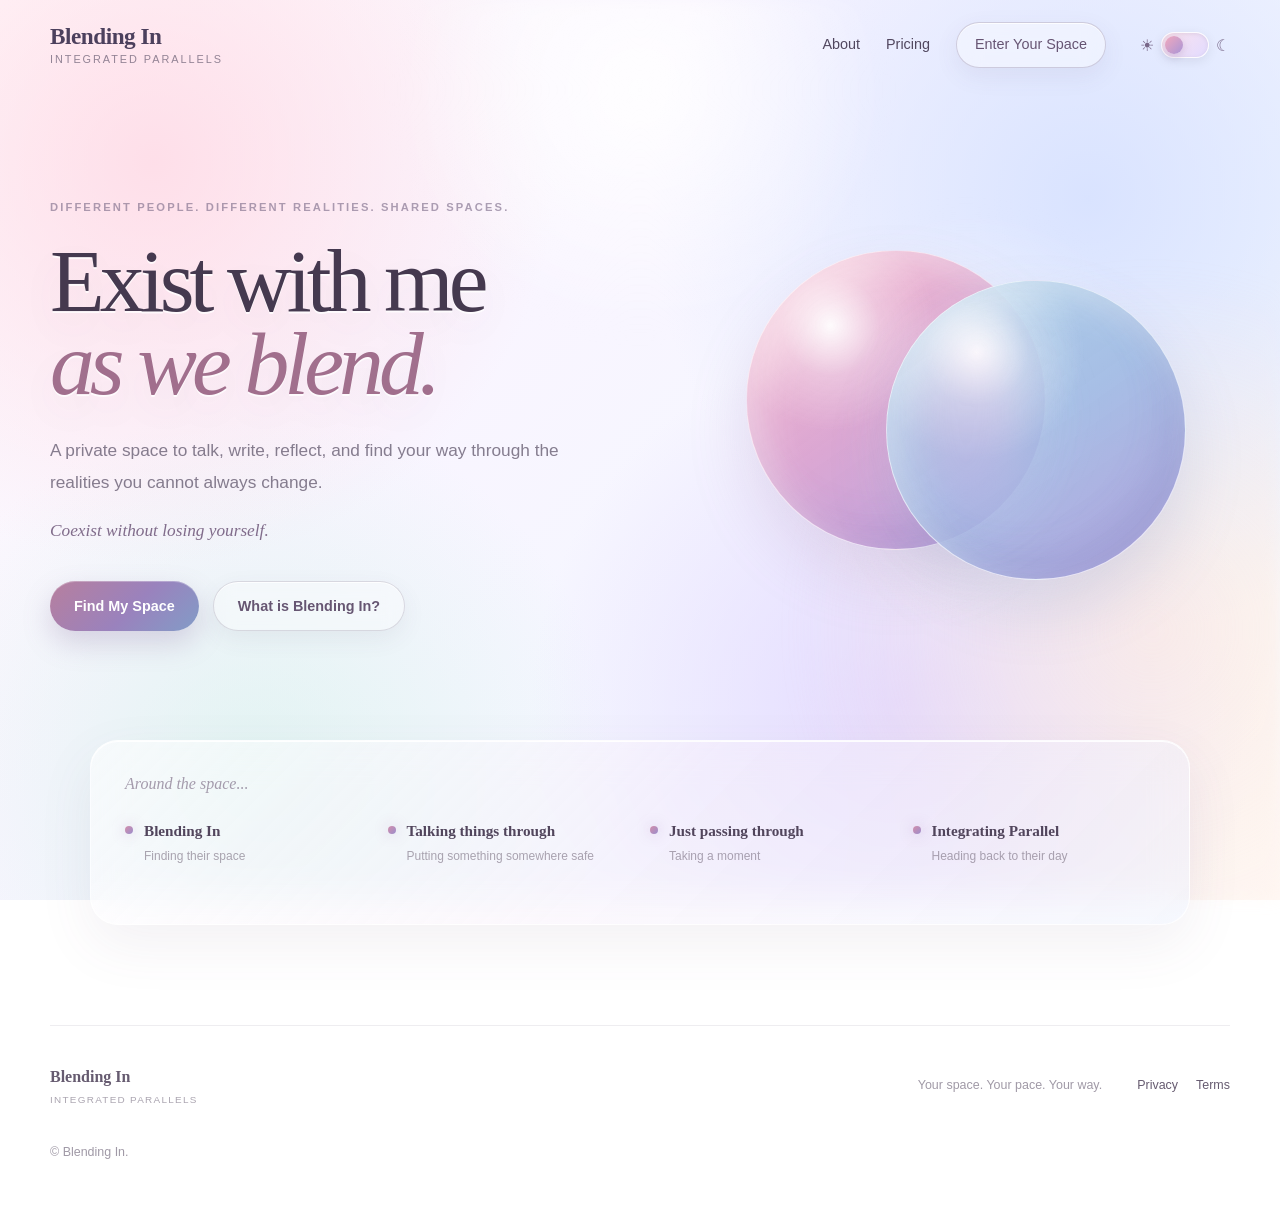
<file: index.html>
<!DOCTYPE html>
<html lang="en">
<head>
    <meta charset="UTF-8">
    <meta name="viewport" content="width=device-width, initial-scale=1.0">

    <title>Blending In | Integrated Parallels</title>

    <meta
        name="description"
        content="A private space to talk, reflect, write, and coexist without losing yourself."
    >

    <link rel="stylesheet" href="css/main.css">
    <link rel="stylesheet" href="css/light.css">
    <link rel="stylesheet" href="css/gothic.css">
</head>

<body data-theme="light">

    <!-- =========================
         HEADER
    ========================== -->
    <header class="site-header">

        <a href="index.html" class="brand">
            <span class="brand-name">Blending In</span>
            <span class="brand-subtitle">Integrated Parallels</span>
        </a>

        <nav class="main-nav" aria-label="Main navigation">
            <a href="about.html">About</a>
            <a href="pricing.html">Pricing</a>

            <a href="app/index.html" class="nav-app">
                Enter Your Space
            </a>
        </nav>

        <!-- Light / Gothic Theme Switch -->
        <button
            id="themeToggle"
            class="theme-toggle"
            type="button"
            aria-label="Switch between light and gothic themes"
        >
            <span class="sun">☀</span>
            <span class="toggle-track">
                <span class="toggle-circle"></span>
            </span>
            <span class="moon">☾</span>
        </button>

    </header>


    <!-- =========================
         HERO
    ========================== -->
    <main>

        <section class="hero">

            <div class="hero-content">

                <p class="eyebrow">
                    DIFFERENT PEOPLE. DIFFERENT REALITIES. SHARED SPACES.
                </p>

                <h1>
                    Exist with me<br>
                    <span>as we blend.</span>
                </h1>

                <p class="hero-copy">
                    A private space to talk, write, reflect, and find your
                    way through the realities you cannot always change.
                </p>

                <p class="hero-philosophy">
                    Coexist without losing yourself.
                </p>

                <div class="hero-actions">

                    <a href="app/index.html" class="primary-button">
                        Find My Space
                    </a>

                    <a href="about.html" class="secondary-button">
                        What is Blending In?
                    </a>

                </div>

            </div>


            <!-- Visual world placeholder -->
            <div class="hero-world" aria-hidden="true">

                <div class="parallel-orb orb-one"></div>
                <div class="parallel-orb orb-two"></div>

                <div class="shared-space"></div>

            </div>

        </section>


        <!-- =========================
             AMBIENT COMMUNITY
        ========================== -->

        <section class="ambient-space">

            <p class="ambient-heading">
                Around the space...
            </p>

            <div class="ambient-status">

                <div class="status-item">
                    <span class="status-dot"></span>

                    <div>
                        <strong>Blending In</strong>
                        <span>Finding their space</span>
                    </div>
                </div>

                <div class="status-item">
                    <span class="status-dot"></span>

                    <div>
                        <strong>Talking things through</strong>
                        <span>Putting something somewhere safe</span>
                    </div>
                </div>

                <div class="status-item">
                    <span class="status-dot"></span>

                    <div>
                        <strong>Just passing through</strong>
                        <span>Taking a moment</span>
                    </div>
                </div>

                <div class="status-item">
                    <span class="status-dot"></span>

                    <div>
                        <strong>Integrating Parallel</strong>
                        <span>Heading back to their day</span>
                    </div>
                </div>

            </div>

        </section>

    </main>


    <!-- =========================
         FOOTER
    ========================== -->

    <footer class="site-footer">

        <div>
            <strong>Blending In</strong>
            <span>Integrated Parallels</span>
        </div>

        <p>
            Your space. Your pace. Your way.
        </p>

        <nav aria-label="Footer navigation">
            <a href="privacy.html">Privacy</a>
            <a href="terms.html">Terms</a>
        </nav>

        <p class="copyright">
            &copy; <span id="year"></span> Blending In.
        </p>

    </footer>


    <script src="js/theme.js"></script>
    <script src="js/main.js"></script>

</body>
</html>
</file>
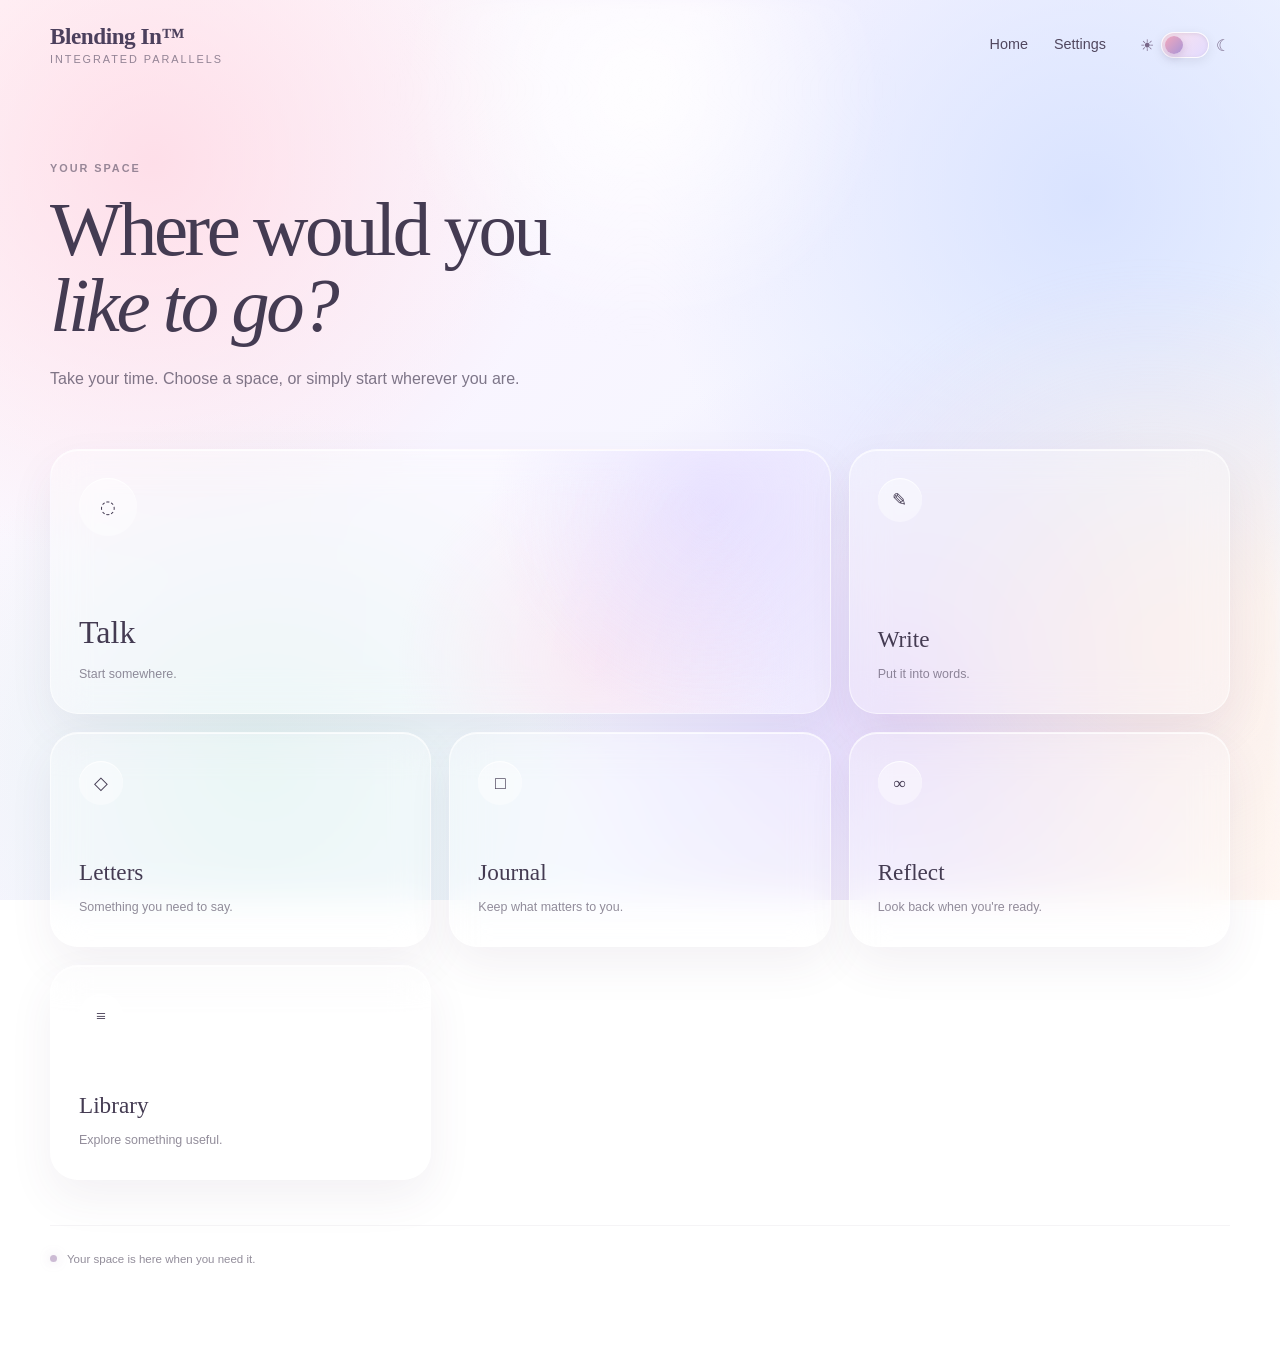
<file: app/index.html>
<!DOCTYPE html>
<html lang="en">
<head>
    <meta charset="UTF-8">

    <meta name="viewport"
          content="width=device-width, initial-scale=1.0">

    <meta name="description"
          content="Your private space within Blending In.">

    <title>Your Space | Blending In</title>

    <!-- Shared website styles -->
    <link rel="stylesheet" href="../css/main.css">
    <link rel="stylesheet" href="../css/light.css">
    <link rel="stylesheet" href="../css/gothic.css">

    <style>

        /* =====================================================
           YOUR SPACE
           Interior dashboard
           ===================================================== */

        .space-shell {
            width: min(1180px, calc(100% - 40px));
            min-height: calc(100vh - 90px);
            margin: 0 auto;
            padding: 70px 0 80px;
        }

        .space-intro {
            max-width: 650px;
            margin-bottom: 55px;
        }

        .space-kicker {
            margin-bottom: 15px;

            font-size: .68rem;
            font-weight: 700;
            letter-spacing: .18em;
            text-transform: uppercase;

            opacity: .55;
        }

        .space-intro h1 {
            font-family: Georgia, "Times New Roman", serif;
            font-size: clamp(3rem, 6vw, 5.5rem);
            font-weight: 400;
            line-height: .98;
            letter-spacing: -.045em;
        }

        .space-intro h1 span {
            font-style: italic;
        }

        .space-intro p {
            max-width: 520px;
            margin-top: 22px;

            font-size: 1rem;
            line-height: 1.8;

            opacity: .68;
        }


        /* ---------- WORKSPACE ---------- */

        .space-grid {
            display: grid;
            grid-template-columns: repeat(3, 1fr);
            gap: 18px;
        }

        .space-card {
            min-height: 215px;
            padding: 28px;

            display: flex;
            flex-direction: column;

            position: relative;
            overflow: hidden;

            border-radius: 28px;
            border: 1px solid rgba(255,255,255,.55);

            background: rgba(255,255,255,.28);

            box-shadow:
                inset 0 1px 0 rgba(255,255,255,.75),
                0 18px 45px rgba(80,60,100,.07);

            backdrop-filter: blur(18px);

            transition:
                transform .25s ease,
                box-shadow .25s ease,
                background .25s ease;
        }

        .space-card:hover {
            transform: translateY(-4px);

            box-shadow:
                inset 0 1px 0 rgba(255,255,255,.85),
                0 24px 55px rgba(80,60,100,.12);
        }

        .card-symbol {
            width: 44px;
            height: 44px;

            display: grid;
            place-items: center;

            margin-bottom: auto;

            border-radius: 50%;

            font-family: Georgia, serif;
            font-size: 1.1rem;

            background: rgba(255,255,255,.40);

            box-shadow:
                inset 0 1px 0 rgba(255,255,255,.80);
        }

        .space-card h2 {
            margin-top: 28px;

            font-family: Georgia, "Times New Roman", serif;
            font-size: 1.45rem;
            font-weight: 500;
        }

        .space-card p {
            margin-top: 7px;

            font-size: .78rem;
            line-height: 1.6;

            opacity: .58;
        }


        /* ---------- FEATURED TALK CARD ---------- */

        .space-card.talk {
            grid-column: span 2;

            min-height: 265px;

            background:
                radial-gradient(
                    circle at 85% 20%,
                    rgba(206,190,255,.35),
                    transparent 32%
                ),
                radial-gradient(
                    circle at 70% 80%,
                    rgba(255,199,219,.28),
                    transparent 34%
                ),
                rgba(255,255,255,.32);
        }

        .talk .card-symbol {
            width: 58px;
            height: 58px;
        }

        .talk h2 {
            font-size: 2rem;
        }


        /* ---------- QUIET STATUS ---------- */

        .space-presence {
            margin-top: 45px;
            padding-top: 24px;

            display: flex;
            align-items: center;
            gap: 10px;

            border-top: 1px solid rgba(90,70,105,.10);

            font-size: .72rem;

            opacity: .58;
        }

        .presence-dot {
            width: 7px;
            height: 7px;

            border-radius: 50%;

            background: #a78ab5;

            box-shadow:
                0 0 12px rgba(167,138,181,.55);

            animation: presencePulse 3s ease-in-out infinite;
        }

        @keyframes presencePulse {

            0%, 100% {
                opacity: .4;
                transform: scale(.85);
            }

            50% {
                opacity: 1;
                transform: scale(1.15);
            }
        }


        /* =====================================================
           GOTHIC INTERIOR
           ===================================================== */

        body[data-theme="gothic"] .space-card {
            background: rgba(255,255,255,.025);

            border-color: rgba(220,205,225,.08);

            box-shadow:
                inset 0 1px 0 rgba(255,255,255,.035),
                0 22px 55px rgba(0,0,0,.28);
        }

        body[data-theme="gothic"] .space-card:hover {
            background: rgba(255,255,255,.045);
        }

        body[data-theme="gothic"] .card-symbol {
            background: rgba(255,255,255,.045);

            box-shadow:
                inset 0 1px 0 rgba(255,255,255,.06);
        }

        body[data-theme="gothic"] .space-card.talk {
            background:
                radial-gradient(
                    circle at 85% 20%,
                    rgba(111,86,130,.22),
                    transparent 34%
                ),
                radial-gradient(
                    circle at 70% 80%,
                    rgba(67,73,98,.18),
                    transparent 36%
                ),
                rgba(255,255,255,.025);
        }

        body[data-theme="gothic"] .space-presence {
            border-color: rgba(220,205,225,.07);
        }


        /* ---------- RESPONSIVE ---------- */

        @media (max-width: 850px) {

            .space-grid {
                grid-template-columns: repeat(2, 1fr);
            }

            .space-card.talk {
                grid-column: span 2;
            }
        }


        @media (max-width: 560px) {

            .space-shell {
                width: min(100% - 28px, 1180px);
                padding-top: 45px;
            }

            .space-grid {
                grid-template-columns: 1fr;
            }

            .space-card,
            .space-card.talk {
                grid-column: span 1;
                min-height: 190px;
            }

            .space-intro {
                margin-bottom: 35px;
            }
        }

    </style>
</head>


<body data-theme="light">

<header class="site-header">

    <a href="../index.html" class="brand">
        <span class="brand-name">Blending In™</span>
        <span class="brand-subtitle">Integrated Parallels</span>
    </a>

    <nav class="main-nav">
        <a href="../index.html">Home</a>

        <a href="settings.html">
            Settings
        </a>
    </nav>

    <button
        class="theme-toggle"
        id="themeToggle"
        type="button"
        aria-label="Change appearance">

        <span>☀</span>

        <span class="toggle-track">
            <span class="toggle-circle"></span>
        </span>

        <span>☾</span>

    </button>

</header>


<main class="space-shell">

    <section class="space-intro">

        <div class="space-kicker">
            YOUR SPACE
        </div>

        <h1>
            Where would you<br>
            <span>like to go?</span>
        </h1>

        <p>
            Take your time. Choose a space,
            or simply start wherever you are.
        </p>

    </section>


    <section class="space-grid">


        <!-- TALK -->

        <a href="chat.html"
           class="space-card talk">

            <div class="card-symbol">◌</div>

            <h2>Talk</h2>

            <p>
                Start somewhere.
            </p>

        </a>


        <!-- WRITE -->

        <a href="letters.html"
           class="space-card">

            <div class="card-symbol">✎</div>

            <h2>Write</h2>

            <p>
                Put it into words.
            </p>

        </a>


        <!-- LETTERS -->

        <a href="letters.html"
           class="space-card">

            <div class="card-symbol">◇</div>

            <h2>Letters</h2>

            <p>
                Something you need to say.
            </p>

        </a>


        <!-- JOURNAL -->

        <a href="journal.html"
           class="space-card">

            <div class="card-symbol">□</div>

            <h2>Journal</h2>

            <p>
                Keep what matters to you.
            </p>

        </a>


        <!-- REFLECT -->

        <a href="#"
           class="space-card">

            <div class="card-symbol">∞</div>

            <h2>Reflect</h2>

            <p>
                Look back when you're ready.
            </p>

        </a>


        <!-- LIBRARY -->

        <a href="#"
           class="space-card">

            <div class="card-symbol">≡</div>

            <h2>Library</h2>

            <p>
                Explore something useful.
            </p>

        </a>

    </section>


    <div class="space-presence">

        <span class="presence-dot"></span>

        <span>
            Your space is here when you need it.
        </span>

    </div>

</main>


<script src="../js/theme.js"></script>

</body>
</html>
</file>
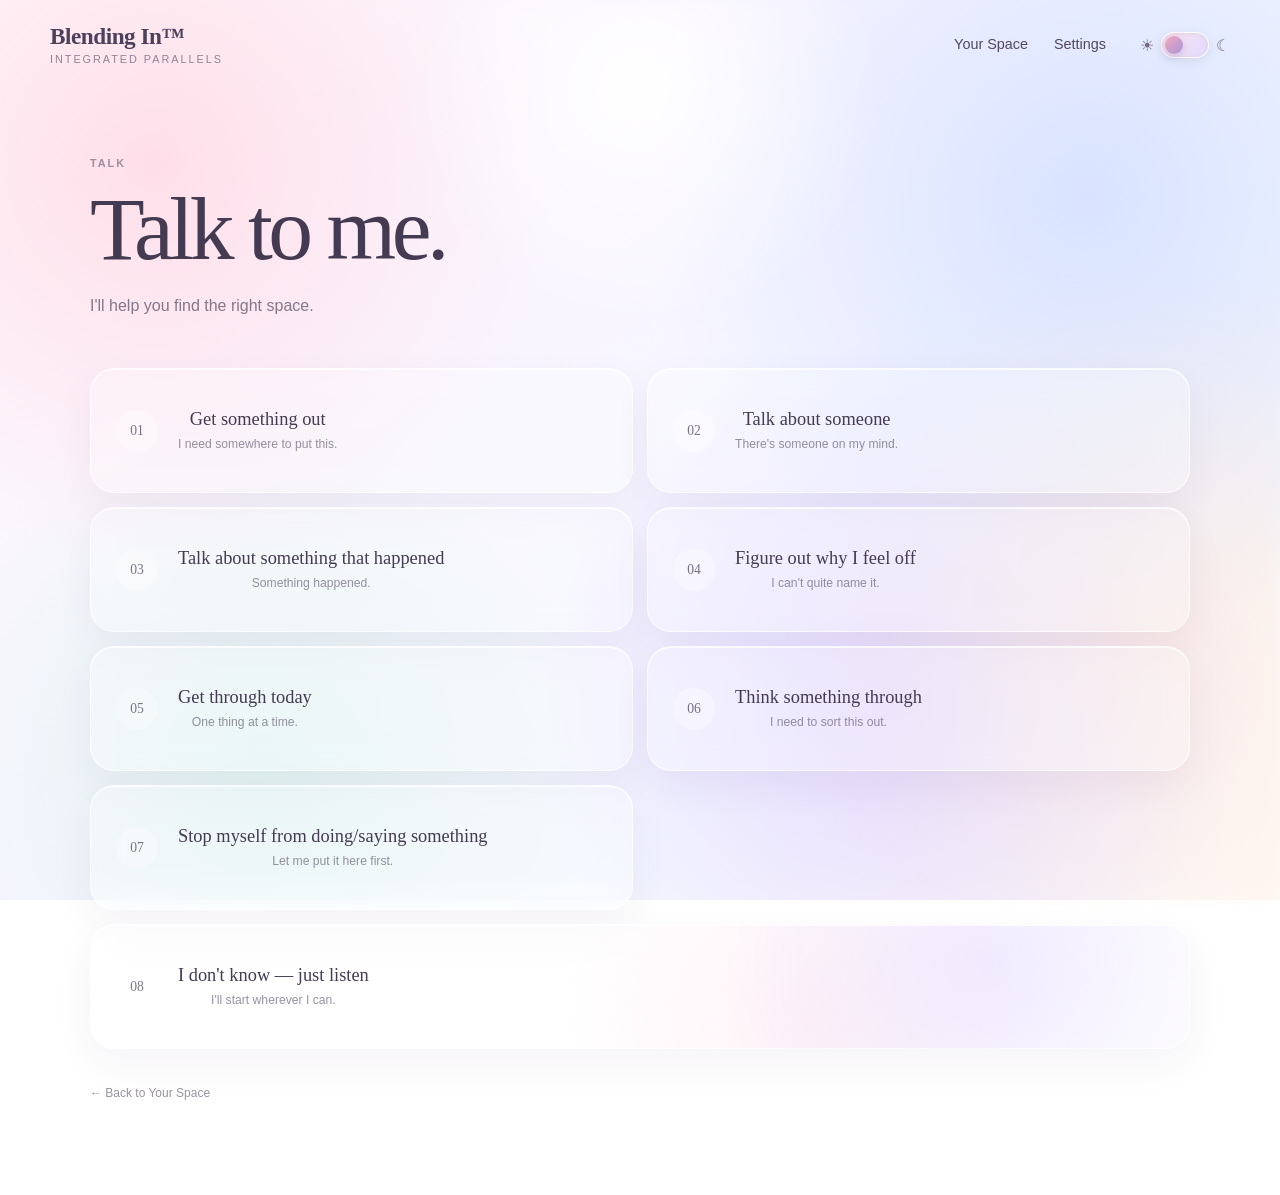
<file: app/chat.html>
<!DOCTYPE html>
<html lang="en">

<head>
    <meta charset="UTF-8">

    <meta name="viewport"
          content="width=device-width, initial-scale=1.0">

    <title>Talk | Blending In</title>

    <link rel="stylesheet" href="../css/main.css">
    <link rel="stylesheet" href="../css/light.css">
    <link rel="stylesheet" href="../css/gothic.css">


    <style>

        /* =====================================================
           TALK PAGE
           ===================================================== */
        [hidden] {
            display: none !important;
        }
        .talk-shell {
            width: min(1100px, calc(100% - 40px));
            margin: 0 auto;
            padding: 65px 0 90px;
        }


        /* ---------- INTRO ---------- */

        .talk-intro {
            max-width: 720px;
            margin-bottom: 48px;
        }

        .talk-kicker {
            margin-bottom: 14px;

            font-size: .68rem;
            font-weight: 700;
            letter-spacing: .18em;
            text-transform: uppercase;

            opacity: .5;
        }

        .talk-intro h1 {
            font-family: Georgia, "Times New Roman", serif;
            font-size: clamp(3.4rem, 7vw, 6rem);
            font-weight: 400;
            line-height: .95;
            letter-spacing: -.05em;
        }

        .talk-intro p {
            margin-top: 20px;

            font-size: 1rem;
            line-height: 1.8;

            opacity: .65;
        }


        /* =====================================================
           MAIN TALK CHOICES
           ===================================================== */

        .talk-paths {
            display: grid;
            grid-template-columns: repeat(2, 1fr);
            gap: 14px;
        }

        .talk-path {
            min-height: 125px;
            padding: 23px 25px;

            display: flex;
            align-items: center;
            gap: 20px;

            position: relative;

            border-radius: 24px;
            border: 1px solid rgba(255,255,255,.65);

            background: rgba(255,255,255,.28);

            color: inherit;

            box-shadow:
                inset 0 1px 0 rgba(255,255,255,.78),
                0 15px 38px rgba(79,59,98,.06);

            backdrop-filter: blur(15px);

            cursor: pointer;

            transition:
                transform .22s ease,
                box-shadow .22s ease,
                background .22s ease;
        }

        .talk-path:hover {
            transform: translateY(-3px);

            background: rgba(255,255,255,.44);

            box-shadow:
                inset 0 1px 0 rgba(255,255,255,.88),
                0 20px 45px rgba(79,59,98,.10);
        }


        /* ---------- NUMBER ---------- */

        .path-number {
            width: 42px;
            height: 42px;

            flex: 0 0 42px;

            display: grid;
            place-items: center;

            border-radius: 50%;

            font-family: Georgia, serif;
            font-size: .85rem;

            background: rgba(255,255,255,.42);

            opacity: .7;
        }


        /* ---------- CARD TEXT ---------- */

        .path-copy {
            display: flex;
            flex-direction: column;
        }

        .path-copy strong {
            font-family: Georgia, "Times New Roman", serif;
            font-size: 1.15rem;
            font-weight: 500;
        }

        .path-copy span {
            margin-top: 5px;

            font-size: .76rem;
            line-height: 1.5;

            opacity: .55;
        }


        /* ---------- LAST OPTION ---------- */

        .talk-path.listen {
            grid-column: span 2;

            background:
                radial-gradient(
                    circle at 82% 30%,
                    rgba(206,190,255,.30),
                    transparent 30%
                ),
                radial-gradient(
                    circle at 65% 80%,
                    rgba(255,199,219,.22),
                    transparent 34%
                ),
                rgba(255,255,255,.30);
        }


        /* =====================================================
           SUBCATEGORY SCREEN
           ===================================================== */

        .subcategory-screen {
            max-width: 900px;
        }

        .subcategory-screen[hidden] {
            display: none;
        }


        /* ---------- RETURN ---------- */

        .subcategory-back {
            margin-bottom: 45px;
            padding: 0;

            border: 0;
            background: none;

            color: inherit;

            font: inherit;
            font-size: .75rem;

            opacity: .55;

            cursor: pointer;

            transition: opacity .2s ease;
        }

        .subcategory-back:hover {
            opacity: 1;
        }


        /* ---------- SUBCATEGORY INTRO ---------- */

        .subcategory-intro {
            max-width: 700px;
            margin-bottom: 32px;
        }

        .subcategory-intro h2 {
            margin: 0;

            font-family: Georgia, "Times New Roman", serif;
            font-size: clamp(2.5rem, 5vw, 4.5rem);
            font-weight: 400;
            line-height: 1;
            letter-spacing: -.04em;
        }

        .subcategory-intro p {
            margin-top: 16px;

            font-size: .9rem;
            line-height: 1.7;

            opacity: .6;
        }


        /* ---------- SUBCATEGORY OPTIONS ---------- */

        .subcategory-options {
            display: grid;
            grid-template-columns: repeat(2, 1fr);
            gap: 12px;
        }

        .subcategory-option {
            min-height: 76px;
            padding: 18px 20px;

            display: flex;
            align-items: center;

            border-radius: 20px;
            border: 1px solid rgba(255,255,255,.65);

            background: rgba(255,255,255,.28);

            color: inherit;

            font-family: Georgia, "Times New Roman", serif;
            font-size: 1rem;
            text-align: left;

            cursor: pointer;

            box-shadow:
                inset 0 1px 0 rgba(255,255,255,.75),
                0 12px 30px rgba(79,59,98,.05);

            transition:
                transform .2s ease,
                background .2s ease;
        }

        .subcategory-option:hover {
            transform: translateY(-2px);
            background: rgba(255,255,255,.45);
        }


        /* =====================================================
           CUSTOM SPACE
           ===================================================== */

        .custom-space {
            margin-top: 32px;
            padding: 25px;

            border-radius: 22px;

            background: rgba(255,255,255,.18);

            border: 1px solid rgba(255,255,255,.55);
        }

        .custom-space-heading {
            margin: 0 0 15px;

            font-family: Georgia, "Times New Roman", serif;
            font-size: 1.05rem;
        }

        .custom-space-entry {
            display: flex;
            gap: 10px;
        }

        .custom-space-entry input {
            flex: 1;

            min-width: 0;
            padding: 14px 16px;

            border-radius: 16px;
            border: 1px solid rgba(100,80,110,.16);

            background: rgba(255,255,255,.52);

            color: inherit;

            font: inherit;

            outline: none;
        }

        .custom-space-entry input:focus {
            border-color: rgba(150,115,165,.45);
        }

        .custom-space-entry button {
            padding: 14px 20px;

            border: 0;
            border-radius: 16px;

            background: rgba(126,95,145,.82);

            color: white;

            font: inherit;
            font-weight: 600;

            cursor: pointer;
        }


        /* ---------- SKIP CATEGORIES ---------- */

        .skip-categories {
            margin-top: 20px;
            padding: 8px 0;

            border: 0;
            background: none;

            color: inherit;

            font: inherit;
            font-size: .82rem;

            opacity: .62;

            cursor: pointer;

            transition: opacity .2s ease;
        }

        .skip-categories:hover {
            opacity: 1;
        }


        /* =====================================================
           BACK TO YOUR SPACE
           ===================================================== */

        .talk-back {
            margin-top: 35px;

            display: inline-flex;
            align-items: center;
            gap: 8px;

            font-size: .75rem;

            opacity: .55;

            transition: opacity .2s ease;
        }

        .talk-back:hover {
            opacity: 1;
        }

        /* =====================================================
           CONVERSATION ROOM
           ===================================================== */
        
        .conversation-room {
            width: 100%;
            max-width: 900px;
        }
        
        .conversation-room[hidden] {
            display: none !important;
        }
        
        
        /* ---------- RETURN ---------- */
        
        .conversation-back {
            margin-bottom: 45px;
            padding: 0;
        
            border: 0;
            background: none;
        
            color: inherit;
        
            font: inherit;
            font-size: .75rem;
        
            opacity: .55;
        
            cursor: pointer;
        
            transition: opacity .2s ease;
        }
        
        .conversation-back:hover {
            opacity: 1;
        }
        
        
        /* ---------- INTRO ---------- */
        
        .conversation-intro {
            max-width: 760px;
            margin-bottom: 38px;
        }
        
        .conversation-intro h2 {
            margin: 0;
        
            font-family: Georgia, "Times New Roman", serif;
            font-size: clamp(2.8rem, 6vw, 5rem);
            font-weight: 400;
            line-height: 1;
            letter-spacing: -.04em;
        }
        
        .conversation-intro p {
            margin-top: 18px;
        
            font-size: .92rem;
            line-height: 1.7;
        
            opacity: .62;
        }
        
        
        /* ---------- CONVERSATION AREA ---------- */
        
        .conversation-area {
            width: 100%;
            min-height: 390px;
        
            padding: 28px;
        
            display: flex;
            flex-direction: column;
            justify-content: space-between;
        
            border-radius: 28px;
            border: 1px solid rgba(255,255,255,.65);
        
            background:
                radial-gradient(
                    circle at 12% 20%,
                    rgba(255,210,225,.16),
                    transparent 32%
                ),
                radial-gradient(
                    circle at 85% 80%,
                    rgba(202,195,255,.18),
                    transparent 34%
                ),
                rgba(255,255,255,.22);
        
            box-shadow:
                inset 0 1px 0 rgba(255,255,255,.78),
                0 18px 45px rgba(79,59,98,.07);
        
            backdrop-filter: blur(18px);
        }
        
        
        /* ---------- EMPTY STATE ---------- */
        
        .conversation-empty {
            flex: 1;
        
            display: flex;
            align-items: center;
            justify-content: center;
        
            padding: 40px 20px;
        }
        
        .conversation-empty p {
            margin: 0;
        
            max-width: 420px;
        
            font-family: Georgia, "Times New Roman", serif;
            font-size: 1.15rem;
            font-style: italic;
            text-align: center;
            line-height: 1.7;
        
            opacity: .48;
        }
        
        /* ---------- MESSAGE STREAM ---------- */

        .conversation-messages {
            flex: 1;
        
            display: flex;
            flex-direction: column;
            gap: 18px;
        
            padding: 18px 8px 28px;
        
            overflow-y: auto;
        }
        
        .conversation-messages[hidden] {
            display: none !important;
        }
        
        .message {
            max-width: 76%;
        
            padding: 15px 18px;
        
            border-radius: 20px;
        
            font-size: .92rem;
            line-height: 1.65;
        
            word-wrap: break-word;
            white-space: pre-wrap;
        }
        
        .message-user {
            align-self: flex-end;
        
            background:
                linear-gradient(
                    135deg,
                    rgba(172,135,185,.86),
                    rgba(132,124,184,.86)
                );
        
            color: #fff;
        
            border-bottom-right-radius: 7px;
        
            box-shadow:
                0 10px 25px rgba(112,86,130,.14);
        }
        
        .message-app {
            align-self: flex-start;
        
            background: rgba(255,255,255,.42);
        
            color: inherit;
        
            border: 1px solid rgba(255,255,255,.62);
        
            border-bottom-left-radius: 7px;
        
            box-shadow:
                inset 0 1px 0 rgba(255,255,255,.7),
                0 10px 24px rgba(79,59,98,.05);
        }
        
        .message-label {
            display: block;
        
            margin-bottom: 5px;
        
            font-size: .68rem;
            font-weight: 700;
            letter-spacing: .08em;
            text-transform: uppercase;
        
            opacity: .52;
        }
                
        /* ---------- COMPOSER ---------- */
        
        .conversation-composer {
            padding: 10px;
        
            border-radius: 22px;
        
            background: rgba(255,255,255,.42);
        
            border: 1px solid rgba(255,255,255,.72);
        
            box-shadow:
                inset 0 1px 0 rgba(255,255,255,.8);
        }
        
        .conversation-composer textarea {
            width: 100%;
            min-height: 120px;
        
            padding: 18px;
        
            display: block;
        
            resize: vertical;
        
            border: 0;
            outline: 0;
        
            border-radius: 17px;
        
            background: rgba(255,255,255,.32);
        
            color: inherit;
        
            font-family: inherit;
            font-size: .95rem;
            line-height: 1.65;
        }
        
        .conversation-composer textarea::placeholder {
            color: inherit;
            opacity: .38;
        }
        
        
        /* ---------- CONTROLS ---------- */
        
        .conversation-controls {
            padding: 10px 5px 3px;
        
            display: flex;
            align-items: center;
            justify-content: space-between;
            gap: 12px;
        }
        
        .conversation-talk,
        .conversation-send {
            min-height: 44px;
            padding: 11px 20px;
        
            border-radius: 15px;
        
            font: inherit;
            font-size: .82rem;
            font-weight: 600;
        
            cursor: pointer;
        
            transition:
                transform .2s ease,
                opacity .2s ease;
        }
        
        .conversation-talk {
            border: 1px solid rgba(100,80,110,.14);
        
            background: rgba(255,255,255,.38);
        
            color: inherit;
        }
        
        .conversation-send {
            margin-left: auto;
        
            border: 0;
        
            background: rgba(126,95,145,.82);
        
            color: #fff;
        }
        
        .conversation-talk:hover,
        .conversation-send:hover {
            transform: translateY(-1px);
        }

        /* =====================================================
           GOTHIC — CONVERSATION ROOM
           ===================================================== */
        
        body[data-theme="gothic"] .conversation-area {
            background:
                radial-gradient(
                    circle at 12% 20%,
                    rgba(105,82,118,.12),
                    transparent 34%
                ),
                radial-gradient(
                    circle at 85% 80%,
                    rgba(65,72,97,.14),
                    transparent 36%
                ),
                rgba(255,255,255,.022);
        
            border-color: rgba(220,205,225,.08);
        
            box-shadow:
                inset 0 1px 0 rgba(255,255,255,.035),
                0 20px 50px rgba(0,0,0,.28);
        }
        
        
        body[data-theme="gothic"] .conversation-empty p {
            color: #b8acbc;
        }
        
        
        body[data-theme="gothic"] .conversation-composer {
            background: rgba(255,255,255,.028);
        
            border-color: rgba(220,205,225,.08);
        
            box-shadow:
                inset 0 1px 0 rgba(255,255,255,.035);
        }
        
        
        body[data-theme="gothic"] .conversation-composer textarea {
            background: rgba(255,255,255,.035);
        
            color: #ddd4df;
        }
        
        
        body[data-theme="gothic"] .conversation-composer textarea::placeholder {
            color: #827987;
        }
        
        
        body[data-theme="gothic"] .conversation-talk {
            background: rgba(255,255,255,.04);
        
            border-color: rgba(220,205,225,.10);
        
            color: #cfc3d4;
        }
        
        
        body[data-theme="gothic"] .conversation-send {
            background: #65516f;
        
            color: #fff;
        }
        
        
        body[data-theme="gothic"] .conversation-back {
            color: #aaa0ad;
        }

        body[data-theme="gothic"] .message-user {
            background:
                linear-gradient(
                    135deg,
                    #6d5878,
                    #4d5069
                );
        
            color: #f5eff6;
        
            box-shadow:
                0 10px 28px rgba(0,0,0,.26);
        }
        
        body[data-theme="gothic"] .message-app {
            background: rgba(255,255,255,.035);
        
            border-color: rgba(220,205,225,.08);
        
            color: #ddd4df;
        
            box-shadow:
                inset 0 1px 0 rgba(255,255,255,.035),
                0 12px 28px rgba(0,0,0,.22);
        }


        
        /* =====================================================
           GOTHIC — MAIN TALK CARDS
           ===================================================== */

        body[data-theme="gothic"] .talk-path {
            background: rgba(255,255,255,.025);

            border-color: rgba(220,205,225,.08);

            box-shadow:
                inset 0 1px 0 rgba(255,255,255,.035),
                0 18px 45px rgba(0,0,0,.24);
        }

        body[data-theme="gothic"] .talk-path:hover {
            background: rgba(255,255,255,.05);
        }

        body[data-theme="gothic"] .path-number {
            background: rgba(255,255,255,.045);
            color: #cfc3d4;
        }

        body[data-theme="gothic"] .talk-path.listen {
            background:
                radial-gradient(
                    circle at 82% 30%,
                    rgba(112,86,130,.18),
                    transparent 32%
                ),
                radial-gradient(
                    circle at 65% 80%,
                    rgba(62,69,94,.15),
                    transparent 34%
                ),
                rgba(255,255,255,.025);
        }

        body[data-theme="gothic"] .path-copy strong {
            color: #ddd4df;
        }

        body[data-theme="gothic"] .path-copy span {
            color: #aaa0ad;
        }

        body[data-theme="gothic"] .talk-back {
            color: #aaa0ad;
        }


        /* =====================================================
           GOTHIC — SUBCATEGORIES
           ===================================================== */

        body[data-theme="gothic"] .subcategory-option {
            background: rgba(255,255,255,.025);

            border-color: rgba(220,205,225,.08);

            color: #ddd4df;

            box-shadow:
                inset 0 1px 0 rgba(255,255,255,.035),
                0 15px 35px rgba(0,0,0,.20);
        }

        body[data-theme="gothic"] .subcategory-option:hover {
            background: rgba(255,255,255,.05);
        }

        body[data-theme="gothic"] .custom-space {
            background: rgba(255,255,255,.025);
            border-color: rgba(220,205,225,.08);
        }

        body[data-theme="gothic"] .custom-space-entry input {
            background: rgba(255,255,255,.045);

            border-color: rgba(220,205,225,.10);

            color: #ddd4df;
        }

        body[data-theme="gothic"] .custom-space-entry input::placeholder {
            color: #827987;
        }

        body[data-theme="gothic"] .custom-space-entry button {
            background: #65516f;
        }


        /* =====================================================
           MOBILE
           ===================================================== */

        @media (max-width: 700px) {

            .talk-shell {
                width: min(100% - 28px, 1100px);
                padding-top: 45px;
            }

            .talk-paths {
                grid-template-columns: 1fr;
            }

            .talk-path,
            .talk-path.listen {
                grid-column: span 1;
            }

            .talk-intro {
                margin-bottom: 35px;
            }

            .subcategory-options {
                grid-template-columns: 1fr;
            }

            .custom-space-entry {
                flex-direction: column;
            }

        }

    </style>

</head>


<body data-theme="light">


<!-- =====================================================
     HEADER
     ===================================================== -->

<header class="site-header">

    <a href="index.html" class="brand">

        <span class="brand-name">
            Blending In™
        </span>

        <span class="brand-subtitle">
            Integrated Parallels
        </span>

    </a>


    <nav class="main-nav">

        <a href="index.html">
            Your Space
        </a>

        <a href="settings.html">
            Settings
        </a>

    </nav>


    <button
        class="theme-toggle"
        id="themeToggle"
        type="button"
        aria-label="Change appearance">

        <span>☀</span>

        <span class="toggle-track">
            <span class="toggle-circle"></span>
        </span>

        <span>☾</span>

    </button>

</header>


<!-- =====================================================
     TALK
     ===================================================== -->

<main class="talk-shell">


    <!-- INTRO -->

    <section class="talk-intro">

        <div class="talk-kicker">
            TALK
        </div>

        <h1>
            Talk to me.
        </h1>

        <p>
            I'll help you find the right space.
        </p>

    </section>


    <!-- =================================================
         8 MAIN TALK PATHS
         ================================================= -->

    <section class="talk-paths">


        <button
            class="talk-path"
            data-path="release"
            type="button">

            <span class="path-number">
                01
            </span>

            <span class="path-copy">

                <strong>
                    Get something out
                </strong>

                <span>
                    I need somewhere to put this.
                </span>

            </span>

        </button>


        <button
            class="talk-path"
            data-path="person"
            type="button">

            <span class="path-number">
                02
            </span>

            <span class="path-copy">

                <strong>
                    Talk about someone
                </strong>

                <span>
                    There's someone on my mind.
                </span>

            </span>

        </button>


        <button
            class="talk-path"
            data-path="event"
            type="button">

            <span class="path-number">
                03
            </span>

            <span class="path-copy">

                <strong>
                    Talk about something that happened
                </strong>

                <span>
                    Something happened.
                </span>

            </span>

        </button>


        <button
            class="talk-path"
            data-path="off"
            type="button">

            <span class="path-number">
                04
            </span>

            <span class="path-copy">

                <strong>
                    Figure out why I feel off
                </strong>

                <span>
                    I can't quite name it.
                </span>

            </span>

        </button>


        <button
            class="talk-path"
            data-path="today"
            type="button">

            <span class="path-number">
                05
            </span>

            <span class="path-copy">

                <strong>
                    Get through today
                </strong>

                <span>
                    One thing at a time.
                </span>

            </span>

        </button>


        <button
            class="talk-path"
            data-path="think"
            type="button">

            <span class="path-number">
                06
            </span>

            <span class="path-copy">

                <strong>
                    Think something through
                </strong>

                <span>
                    I need to sort this out.
                </span>

            </span>

        </button>


        <button
            class="talk-path"
            data-path="pause"
            type="button">

            <span class="path-number">
                07
            </span>

            <span class="path-copy">

                <strong>
                    Stop myself from doing/saying something
                </strong>

                <span>
                    Let me put it here first.
                </span>

            </span>

        </button>


        <button
            class="talk-path listen"
            data-path="listen"
            type="button">

            <span class="path-number">
                08
            </span>

            <span class="path-copy">

                <strong>
                    I don't know — just listen
                </strong>

                <span>
                    I'll start wherever I can.
                </span>

            </span>

        </button>


    </section>


    <!-- =================================================
         SUBCATEGORY SCREEN
         ================================================= -->

    <section
        class="subcategory-screen"
        id="subcategoryScreen"
        hidden>


        <button
            class="subcategory-back"
            id="subcategoryBack"
            type="button">

            ← Choose another space

        </button>


        <div class="subcategory-intro">

            <div
                class="talk-kicker"
                id="subcategoryKicker">

                YOUR SPACE

            </div>


            <h2 id="subcategoryHeading">
                Start here.
            </h2>


            <p id="subcategoryIntro">
                Choose what comes closest.
            </p>

        </div>


        <div
            class="subcategory-options"
            id="subcategoryOptions">
        </div>


        <!-- CUSTOM OPTION -->

        <div
            class="custom-space"
            id="customSpace">

            <p
                class="custom-space-heading"
                id="customSpaceHeading">

                Not found here? You name it.

            </p>


            <div class="custom-space-entry">

                <input
                    type="text"
                    id="customSpaceInput"
                    maxlength="80"
                    autocomplete="off"
                    placeholder="Name this space...">


                <button
                    type="button"
                    id="customSpaceButton">

                    Use my space

                </button>

            </div>

        </div>


        <!-- SKIP EVERYTHING -->

        <button
            type="button"
            class="skip-categories"
            id="skipCategories">

            None of these — let me talk →

        </button>


    </section>
        <!-- =================================================
         CONVERSATION ROOM
         ================================================= -->

    <section
        class="conversation-room"
        id="conversationRoom"
        hidden>

        <button
            class="conversation-back"
            id="conversationBack"
            type="button">
            ← Choose another space
        </button>

        <div class="conversation-intro">

            <div
                class="talk-kicker"
                id="conversationKicker">
                YOUR SPACE
            </div>

            <h2 id="conversationHeading">
                Start wherever you are.
            </h2>

            <p id="conversationPrompt">
                You don't have to make it make sense yet.
            </p>

        </div>


        <div class="conversation-area">

            <div
                class="conversation-empty"
                id="conversationEmpty">

                <p>
                    You don't have to make it make sense yet.
                </p>

            </div>

            <!-- Conversation messages appear here -->

            <div
                class="conversation-messages"
                id="conversationMessages"
                hidden>
            </div>


            <div class="conversation-composer">

                <textarea
                    id="conversationInput"
                    rows="5"
                    maxlength="5000"
                    placeholder="Type here..."
                    aria-label="Write what you want to say"></textarea>


                <div class="conversation-controls">

                    <button
                        type="button"
                        class="conversation-talk"
                        id="conversationTalk">
                        ♫ Talk
                    </button>

                    <button
                        type="button"
                        class="conversation-send"
                        id="conversationSend">
                        Send
                    </button>

                </div>

            </div>

        </div>

    </section>

    <!-- BACK TO MAIN APP -->

    <a
        href="index.html"
        class="talk-back">

        ← Back to Your Space

    </a>


</main>


<!-- =====================================================
     JAVASCRIPT LIBRARIES
     ===================================================== -->

<script src="../js/theme.js"></script>

<script src="../js/conversation-paths.js"></script>


<!-- =====================================================
     TALK INTERACTION
     ===================================================== -->

<script>

    const talkPaths =
        document.querySelectorAll(".talk-path");

    const talkPathSection =
        document.querySelector(".talk-paths");

    const talkIntro =
        document.querySelector(".talk-intro");

    const subcategoryScreen =
        document.getElementById("subcategoryScreen");

    const subcategoryKicker =
        document.getElementById("subcategoryKicker");

    const subcategoryHeading =
        document.getElementById("subcategoryHeading");

    const subcategoryIntro =
        document.getElementById("subcategoryIntro");

    const subcategoryOptions =
        document.getElementById("subcategoryOptions");

    const subcategoryBack =
        document.getElementById("subcategoryBack");

    const customSpace =
        document.getElementById("customSpace");

    const customSpaceHeading =
        document.getElementById("customSpaceHeading");

    const customSpaceInput =
        document.getElementById("customSpaceInput");

    const customSpaceButton =
        document.getElementById("customSpaceButton");

    const skipCategories =
        document.getElementById("skipCategories");

    const conversationRoom =
    document.getElementById("conversationRoom");

    const conversationEmpty =
    document.getElementById("conversationEmpty");

    const conversationMessages =
        document.getElementById("conversationMessages");

    const conversationBack =
        document.getElementById("conversationBack");
    
    const conversationKicker =
        document.getElementById("conversationKicker");
    
    const conversationHeading =
        document.getElementById("conversationHeading");
    
    const conversationPrompt =
        document.getElementById("conversationPrompt");
    
    const conversationInput =
        document.getElementById("conversationInput");
    
    const conversationTalk =
        document.getElementById("conversationTalk");
    
    const conversationSend =
        document.getElementById("conversationSend");
    
    
        /* =====================================================
           SAVE THE USER'S CHOICE
           ===================================================== */
    
        function saveConversationChoice(
            pathKey,
            label,
            type
        ) {

        sessionStorage.setItem(
            "blendingInTalkPath",
            pathKey
        );

        sessionStorage.setItem(
            "blendingInTalkLabel",
            label
        );

        sessionStorage.setItem(
            "blendingInTalkType",
            type
        );

        console.log({
            path: pathKey,
            label: label,
            type: type
        });

    }


    /* =====================================================
       SHOW A CATEGORY
       ===================================================== */

    function openConversationPath(pathKey) {

        const path =
            window.conversationPaths?.[pathKey];

        if (!path) {
            console.error(
                "Conversation path not found:",
                pathKey
            );

            return;
        }


        /*
           OPTION 08:
           Skip categories completely.
        */

        if (path.directToConversation) {

            saveConversationChoice(
                pathKey,
                path.title,
                "direct"
            );

            showConversationReady(
                path.heading,
                path.intro
            );

            return;
        }


        /*
           Hide main entrance.
        */

        talkIntro.hidden = true;
        talkPathSection.hidden = true;


        /*
           Show selected category.
        */

        subcategoryScreen.hidden = false;

        subcategoryKicker.textContent =
            `${path.number} · ${path.title}`;

        subcategoryHeading.textContent =
            path.heading;

        subcategoryIntro.textContent =
            path.intro;


        /*
           Reset old content.
        */

        subcategoryOptions.innerHTML = "";

        customSpace.hidden = false;

        skipCategories.hidden = false;

        customSpaceInput.value = "";


        /*
           Load custom-space wording
           from conversation-paths.js
        */

        if (window.conversationCustom) {

            customSpaceHeading.textContent =
                window.conversationCustom.heading;

            customSpaceInput.placeholder =
                window.conversationCustom.placeholder;

            customSpaceButton.textContent =
                window.conversationCustom.buttonLabel;

        }


        /*
           Create the buttons dynamically.
        */

        path.options.forEach(option => {

            const button =
                document.createElement("button");

            button.type = "button";

            button.className =
                "subcategory-option";

            button.textContent =
                option;


            button.addEventListener(
                "click",
                () => {

                    saveConversationChoice(
                        pathKey,
                        option,
                        "subcategory"
                    );

                    showConversationReady(
                        path.heading,
                        option
                    );

                }
            );


            subcategoryOptions.appendChild(
                button
            );

        });


        /*
           CUSTOM USER-NAMED SPACE
        */

        customSpaceButton.onclick = () => {

            const customName =
                customSpaceInput.value.trim();

            if (!customName) {

                customSpaceInput.focus();

                return;
            }


            saveConversationChoice(
                pathKey,
                customName,
                "custom"
            );


            showConversationReady(
                "Your space.",
                customName
            );

        };


        /*
           ENTER KEY ALSO ACCEPTS
           THE CUSTOM SPACE NAME
        */

        customSpaceInput.onkeydown = event => {

            if (event.key === "Enter") {

                event.preventDefault();

                customSpaceButton.click();

            }

        };


        /*
           NONE OF THESE
        */

        skipCategories.onclick = () => {

            saveConversationChoice(
                pathKey,
                window.conversationEscape?.label
                    || "None of these — let me talk",
                "unlabeled"
            );


            showConversationReady(
                "I'm here.",
                "Start wherever you want."
            );

        };


        window.scrollTo({
            top: 0,
            behavior: "smooth"
        });

    }


       /* =====================================================
       CONVERSATION ROOM
       Opens after the user chooses their space
       ===================================================== */
    
    function showConversationReady(
        heading,
        intro
    ) {
    
        /*
           Hide every previous screen.
        */
    
        talkIntro.hidden = true;
    
        talkPathSection.hidden = true;
    
        subcategoryScreen.hidden = true;
    
    
        /*
           Show the conversation room.
        */
    
        conversationRoom.hidden = false;
    
    
        /*
           Carry the user's choice into the room.
        */
    
        conversationKicker.textContent =
            "YOUR SPACE";
    
        conversationHeading.textContent =
            intro || heading;
    
        conversationPrompt.textContent =
            "That's okay. Start wherever it makes sense.";
    
    
        /*
           Reset the writing area whenever
           a new conversation room opens.
        */

        conversationMessages.innerHTML = "";
        
        conversationMessages.hidden = true;
        
        conversationEmpty.hidden = false;
        
        conversationInput.value = "";
    
        conversationInput.focus();
    
    
        /*
           Start at the top of the new screen.
        */
    
        window.scrollTo({
            top: 0,
            behavior: "smooth"
        });
    
    }

    /* =====================================================
       RETURN TO MAIN 8 OPTIONS
       ===================================================== */

    subcategoryBack.addEventListener(
        "click",
        () => {

            subcategoryScreen.hidden = true;

            talkIntro.hidden = false;

            talkPathSection.hidden = false;

            subcategoryOptions.innerHTML = "";

            customSpace.hidden = false;

            skipCategories.hidden = false;

            customSpaceInput.value = "";


            window.scrollTo({
                top: 0,
                behavior: "smooth"
            });

        }
    );

    /* =====================================================
       RETURN FROM CONVERSATION ROOM
       ===================================================== */
    
    conversationBack.addEventListener(
        "click",
        () => {
    
            conversationRoom.hidden = true;
    
            subcategoryScreen.hidden = false;
    
            window.scrollTo({
                top: 0,
                behavior: "smooth"
            });
    
        }
    );
    
        /* =====================================================
       SEND A CONVERSATION MESSAGE
       ===================================================== */
    
    function sendConversationMessage() {
    
        const message =
            conversationInput.value.trim();
    
        /*
           Don't send an empty message.
        */
    
        if (!message) {
            conversationInput.focus();
            return;
        }
    
    
        /*
           Remove the quiet opening message
           and reveal the conversation stream.
        */
    
        conversationEmpty.hidden = true;
    
        conversationMessages.hidden = false;
    
    
        /*
           Create the user's message.
        */
    
        const messageBubble =
            document.createElement("div");
    
        messageBubble.className =
            "message message-user";
    
    
        const messageLabel =
            document.createElement("span");
    
        messageLabel.className =
            "message-label";
    
        messageLabel.textContent =
            "You";
    
    
        const messageText =
            document.createElement("div");
    
        messageText.textContent =
            message;
    
    
        /*
           Put the message together
           and add it to the room.
        */
    
        messageBubble.appendChild(
            messageLabel
        );
    
        messageBubble.appendChild(
            messageText
        );
    
        conversationMessages.appendChild(
            messageBubble
        );
    
    
        /*
           Clear the writing box
           and leave it ready for another thought.
        */
    
        conversationInput.value = "";
    
        conversationInput.focus();
    
    
        /*
           Keep the newest message visible.
        */
    
        messageBubble.scrollIntoView({
            behavior: "smooth",
            block: "nearest"
        });

    addBlendingInMessage(
        "I'm here. Tell me what feels closest to the surface right now."
    );
        
    }

    
        /* =====================================================
       BLENDING IN RESPONSE
       Temporary response while we build the conversation.
       ===================================================== */
    
    function addBlendingInMessage(text) {
    
        const appBubble =
            document.createElement("div");
    
        appBubble.className =
            "message message-app";
    
    
        const appLabel =
            document.createElement("span");
    
        appLabel.className =
            "message-label";
    
        appLabel.textContent =
            "Blending In";
    
    
        const appText =
            document.createElement("div");
    
        appText.textContent =
            text;
    
    
        appBubble.appendChild(
            appLabel
        );
    
        appBubble.appendChild(
            appText
        );
    
        conversationMessages.appendChild(
            appBubble
        );
    
    
        appBubble.scrollIntoView({
            behavior: "smooth",
            block: "nearest"
        });
    
    }
    
    
    /* ---------- SEND BUTTON ---------- */
    
    conversationSend.addEventListener(
        "click",
        sendConversationMessage
    );
    
    
    /* ---------- ENTER TO SEND ---------- */
    
    conversationInput.addEventListener(
        "keydown",
        (event) => {
    
            if (
                event.key === "Enter" &&
                !event.shiftKey
            ) {
    
                event.preventDefault();
    
                sendConversationMessage();
    
            }
    
        }
    );


    /* =====================================================
       CONNECT THE 8 MAIN CARDS
       ===================================================== */

    talkPaths.forEach(pathButton => {

        pathButton.addEventListener(
            "click",
            () => {

                openConversationPath(
                    pathButton.dataset.path
                );

            }
        );

    });

</script>


</body>
</html>
</file>
<file: css/main.css>
/* =========================================================
   BLENDING IN · INTEGRATED PARALLELS
   Main Shared Styles
   ========================================================= */


/* ---------- RESET ---------- */

* {
    margin: 0;
    padding: 0;
    box-sizing: border-box;
}

html {
    scroll-behavior: smooth;
}

body {
    min-height: 100vh;
    font-family: "Segoe UI", Arial, sans-serif;
    line-height: 1.6;
    overflow-x: hidden;
}

a {
    color: inherit;
    text-decoration: none;
}

button,
a {
    -webkit-tap-highlight-color: transparent;
}


/* ---------- HEADER ---------- */

.site-header {
    width: min(1180px, calc(100% - 40px));
    min-height: 90px;
    margin: 0 auto;

    display: flex;
    align-items: center;
    gap: 34px;

    position: relative;
    z-index: 20;
}

.brand {
    display: flex;
    flex-direction: column;
    line-height: 1.05;
    margin-right: auto;
}

.brand-name {
    font-family: Georgia, "Times New Roman", serif;
    font-size: 1.45rem;
    font-weight: 600;
    letter-spacing: -0.02em;
}

.brand-subtitle {
    margin-top: 6px;
    font-size: 0.68rem;
    letter-spacing: 0.18em;
    text-transform: uppercase;
    opacity: 0.62;
}


/* ---------- NAVIGATION ---------- */

.main-nav {
    display: flex;
    align-items: center;
    gap: 26px;

    font-size: 0.9rem;
    font-weight: 500;
}

.main-nav a {
    transition:
        opacity 0.25s ease,
        transform 0.25s ease;
}

.main-nav a:hover {
    opacity: 0.65;
    transform: translateY(-1px);
}

.nav-app {
    padding: 10px 18px;
    border: 1px solid currentColor;
    border-radius: 999px;
}


/* ---------- THEME SWITCH ---------- */

.theme-toggle {
    display: flex;
    align-items: center;
    gap: 7px;

    border: 0;
    background: transparent;
    cursor: pointer;

    font-size: 1rem;
}

.toggle-track {
    width: 48px;
    height: 26px;
    padding: 3px;

    display: flex;
    align-items: center;

    border-radius: 999px;

    background: rgba(255, 255, 255, 0.48);
    border: 1px solid rgba(255, 255, 255, 0.65);

    box-shadow:
        inset 0 1px 4px rgba(0, 0, 0, 0.08),
        0 3px 12px rgba(0, 0, 0, 0.08);
}

.toggle-circle {
    width: 18px;
    height: 18px;

    border-radius: 50%;
    background: currentColor;

    transition: transform 0.35s ease;
}

body[data-theme="gothic"] .toggle-circle {
    transform: translateX(22px);
}


/* ---------- HERO ---------- */

.hero {
    width: min(1180px, calc(100% - 40px));
    min-height: 650px;
    margin: 0 auto;

    display: grid;
    grid-template-columns: 1.05fr 0.95fr;
    align-items: center;
    gap: 70px;

    position: relative;
}

.hero-content {
    position: relative;
    z-index: 5;
}

.eyebrow {
    margin-bottom: 22px;

    font-size: 0.7rem;
    font-weight: 700;

    letter-spacing: 0.19em;
    text-transform: uppercase;

    opacity: 0.62;
}

.hero h1 {
    max-width: 720px;

    font-family: Georgia, "Times New Roman", serif;
    font-size: clamp(3.6rem, 7vw, 6.8rem);
    font-weight: 400;
    line-height: 0.93;
    letter-spacing: -0.055em;
}

.hero h1 span {
    font-style: italic;
}

.hero-copy {
    max-width: 570px;
    margin-top: 30px;

    font-size: 1.08rem;
    line-height: 1.85;

    opacity: 0.78;
}

.hero-philosophy {
    margin-top: 18px;

    font-family: Georgia, "Times New Roman", serif;
    font-size: 1.08rem;
    font-style: italic;
}


/* ---------- HERO BUTTONS ---------- */

.hero-actions {
    margin-top: 36px;

    display: flex;
    align-items: center;
    flex-wrap: wrap;
    gap: 14px;
}

.primary-button,
.secondary-button {
    min-height: 50px;
    padding: 12px 24px;

    display: inline-flex;
    align-items: center;
    justify-content: center;

    border-radius: 999px;

    font-size: 0.9rem;
    font-weight: 600;

    transition:
        transform 0.25s ease,
        box-shadow 0.25s ease,
        opacity 0.25s ease;
}

.primary-button:hover,
.secondary-button:hover {
    transform: translateY(-2px);
}

.secondary-button {
    border: 1px solid currentColor;
}


/* ---------- PARALLEL WORLD ---------- */

.hero-world {
    min-height: 520px;

    display: flex;
    align-items: center;
    justify-content: center;

    position: relative;
}

.parallel-orb {
    width: min(300px, 30vw);
    aspect-ratio: 1;

    position: absolute;

    border-radius: 50%;

    filter: blur(0.1px);

    transition:
        transform 0.8s ease,
        background 0.8s ease,
        box-shadow 0.8s ease;
}

.orb-one {
    transform: translate(-70px, -15px);
}

.orb-two {
    transform: translate(70px, 15px);
}

.shared-space {
    width: 100px;
    height: 190px;

    position: relative;
    z-index: 4;

    border-radius: 50%;

    opacity: 0.4;
    filter: blur(18px);
}


/* ---------- AMBIENT SPACE ---------- */

.ambient-space {
    width: min(1100px, calc(100% - 40px));
    margin: 0 auto 100px;
    padding: 30px 34px;

    border-radius: 28px;
}

.ambient-heading {
    margin-bottom: 22px;

    font-family: Georgia, "Times New Roman", serif;
    font-size: 1rem;
    font-style: italic;

    opacity: 0.65;
}

.ambient-status {
    display: grid;
    grid-template-columns: repeat(4, 1fr);
    gap: 20px;
}

.status-item {
    min-height: 75px;

    display: flex;
    align-items: flex-start;
    gap: 11px;
}

.status-dot {
    width: 8px;
    height: 8px;

    margin-top: 7px;

    flex: 0 0 auto;

    border-radius: 50%;

    animation: breathe 3.2s ease-in-out infinite;
}

.status-item:nth-child(2) .status-dot {
    animation-delay: 0.8s;
}

.status-item:nth-child(3) .status-dot {
    animation-delay: 1.6s;
}

.status-item:nth-child(4) .status-dot {
    animation-delay: 2.4s;
}

.status-item div {
    display: flex;
    flex-direction: column;
}

.status-item strong {
    font-family: Georgia, "Times New Roman", serif;
    font-size: 0.95rem;
    font-weight: 600;
}

.status-item span:not(.status-dot) {
    margin-top: 4px;

    font-size: 0.75rem;

    opacity: 0.6;
}

@keyframes breathe {

    0%,
    100% {
        opacity: 0.35;
        transform: scale(0.85);
    }

    50% {
        opacity: 1;
        transform: scale(1.25);
    }
}


/* ---------- FOOTER ---------- */

.site-footer {
    width: min(1180px, calc(100% - 40px));
    margin: 0 auto;
    padding: 38px 0 50px;

    display: grid;
    grid-template-columns: 1fr auto auto;
    align-items: center;
    gap: 35px;

    font-size: 0.78rem;
}

.site-footer > div {
    display: flex;
    flex-direction: column;
}

.site-footer > div strong {
    font-family: Georgia, "Times New Roman", serif;
    font-size: 1rem;
}

.site-footer > div span {
    margin-top: 3px;
    font-size: 0.62rem;
    letter-spacing: 0.13em;
    text-transform: uppercase;
    opacity: 0.55;
}

.site-footer nav {
    display: flex;
    gap: 18px;
}

.site-footer p {
    opacity: 0.62;
}


/* ---------- RESPONSIVE ---------- */

@media (max-width: 900px) {

    .site-header {
        min-height: 80px;
        gap: 15px;
    }

    .main-nav > a:not(.nav-app) {
        display: none;
    }

    .hero {
        min-height: auto;

        grid-template-columns: 1fr;

        gap: 15px;

        padding: 70px 0 50px;
    }

    .hero-content {
        text-align: center;
    }

    .hero-copy {
        margin-left: auto;
        margin-right: auto;
    }

    .hero-actions {
        justify-content: center;
    }

    .hero-world {
        min-height: 390px;
    }

    .parallel-orb {
        width: min(250px, 48vw);
    }

    .orb-one {
        transform: translate(-55px, -5px);
    }

    .orb-two {
        transform: translate(55px, 5px);
    }

    .ambient-status {
        grid-template-columns: repeat(2, 1fr);
    }

    .site-footer {
        grid-template-columns: 1fr;
        text-align: center;
    }

    .site-footer > div,
    .site-footer nav {
        align-items: center;
        justify-content: center;
    }
}


@media (max-width: 560px) {

    .site-header {
        width: min(100% - 28px, 1180px);
    }

    .brand-subtitle {
        display: none;
    }

    .nav-app {
        display: none;
    }

    .hero {
        width: min(100% - 32px, 1180px);
        padding-top: 60px;
    }

    .hero h1 {
        font-size: clamp(3.1rem, 17vw, 5rem);
    }

    .hero-copy {
        font-size: 0.96rem;
    }

    .hero-actions {
        flex-direction: column;
    }

    .primary-button,
    .secondary-button {
        width: 100%;
    }

    .hero-world {
        min-height: 300px;
    }

    .parallel-orb {
        width: 190px;
    }

    .orb-one {
        transform: translate(-42px, -5px);
    }

    .orb-two {
        transform: translate(42px, 5px);
    }

    .ambient-space {
        width: min(100% - 28px, 1100px);
        padding: 26px;
    }

    .ambient-status {
        grid-template-columns: 1fr;
    }
}
</file>
<file: css/light.css>
/* =========================================================
   BLENDING IN™ · INTEGRATED PARALLELS
   LIGHT WORLD
   ========================================================= */


/* ---------- LIGHT WORLD FOUNDATION ---------- */

body[data-theme="light"] {
    color: #443b52;

    background:
        radial-gradient(circle at 12% 18%,
            rgba(255, 214, 226, 0.75),
            transparent 30%),

        radial-gradient(circle at 85% 22%,
            rgba(210, 222, 255, 0.80),
            transparent 34%),

        radial-gradient(circle at 70% 78%,
            rgba(222, 207, 255, 0.72),
            transparent 32%),

        radial-gradient(circle at 20% 85%,
            rgba(209, 242, 232, 0.55),
            transparent 28%),

        linear-gradient(
            135deg,
            #fffafc 0%,
            #f9f5ff 38%,
            #f3f7ff 68%,
            #fff8f4 100%
        );

    background-attachment: fixed;
}


/* ---------- SOFT ATMOSPHERE ---------- */

body[data-theme="light"]::before {
    content: "";

    position: fixed;
    inset: 0;

    pointer-events: none;
    z-index: -1;

    background:
        radial-gradient(circle at 50% 10%,
            rgba(255,255,255,0.85),
            transparent 24%),

        radial-gradient(circle at 90% 70%,
            rgba(255, 226, 210, 0.42),
            transparent 28%);

    filter: blur(8px);
}


/* ---------- HEADER ---------- */

body[data-theme="light"] .site-header {
    color: #51475f;
}

body[data-theme="light"] .brand-name {
    color: #4c405d;
}

body[data-theme="light"] .nav-app {
    color: #665473;

    background: rgba(255, 255, 255, 0.40);

    border-color: rgba(105, 83, 122, 0.25);

    box-shadow:
        0 8px 24px rgba(91, 72, 110, 0.08),
        inset 0 1px 0 rgba(255,255,255,0.80);

    backdrop-filter: blur(12px);
}

body[data-theme="light"] .nav-app:hover {
    background: rgba(255, 255, 255, 0.72);

    box-shadow:
        0 12px 30px rgba(91, 72, 110, 0.12);
}


/* ---------- THEME TOGGLE ---------- */

body[data-theme="light"] .theme-toggle {
    color: #786788;
}

body[data-theme="light"] .toggle-track {
    background:
        linear-gradient(
            135deg,
            rgba(255, 226, 235, 0.88),
            rgba(225, 216, 255, 0.88)
        );

    border-color: rgba(255,255,255,0.85);
}

body[data-theme="light"] .toggle-circle {
    background:
        linear-gradient(
            135deg,
            #f2a9bd,
            #a995d7
        );

    box-shadow:
        0 3px 10px rgba(126, 93, 147, 0.28);
}


/* ---------- HERO TYPOGRAPHY ---------- */

body[data-theme="light"] .eyebrow {
    color: #796987;
}

body[data-theme="light"] .hero h1 {
    color: #45394f;

    text-shadow:
        0 2px 0 rgba(255,255,255,0.75),
        0 15px 40px rgba(109, 84, 128, 0.08);
}

body[data-theme="light"] .hero h1 span {
    color: #a16f8d;
}

body[data-theme="light"] .hero-copy {
    color: #655b70;
}

body[data-theme="light"] .hero-philosophy {
    color: #806c8b;
}


/* ---------- PRIMARY BUTTON ---------- */

body[data-theme="light"] .primary-button {
    color: #ffffff;

    background:
        linear-gradient(
            135deg,
            #b77f9e 0%,
            #9a82bd 55%,
            #829cc7 100%
        );

    box-shadow:
        0 12px 28px rgba(133, 105, 157, 0.25),
        inset 0 1px 0 rgba(255,255,255,0.28);
}

body[data-theme="light"] .primary-button:hover {
    box-shadow:
        0 17px 34px rgba(133, 105, 157, 0.32),
        inset 0 1px 0 rgba(255,255,255,0.35);
}


/* ---------- SECONDARY BUTTON ---------- */

body[data-theme="light"] .secondary-button {
    color: #665672;

    background: rgba(255,255,255,0.36);

    border-color: rgba(103, 84, 118, 0.20);

    box-shadow:
        inset 0 1px 0 rgba(255,255,255,0.82),
        0 8px 24px rgba(89, 70, 106, 0.07);

    backdrop-filter: blur(10px);
}

body[data-theme="light"] .secondary-button:hover {
    background: rgba(255,255,255,0.68);
}


/* =========================================================
   INTEGRATED PARALLELS VISUAL
   ========================================================= */

body[data-theme="light"] .hero-world::before {
    content: "";

    width: 420px;
    height: 420px;

    position: absolute;

    border-radius: 50%;

    background:
        radial-gradient(
            circle,
            rgba(255,255,255,0.65) 0%,
            rgba(255,255,255,0.22) 42%,
            transparent 70%
        );

    filter: blur(10px);
}


/* ---------- LEFT PARALLEL ---------- */

body[data-theme="light"] .orb-one {
    background:
        radial-gradient(
            circle at 28% 25%,
            rgba(255,255,255,0.95) 0%,
            rgba(255,255,255,0.30) 16%,
            transparent 34%
        ),

        linear-gradient(
            145deg,
            rgba(247, 177, 198, 0.95),
            rgba(216, 157, 205, 0.88),
            rgba(178, 160, 226, 0.92)
        );

    border:
        1px solid rgba(255,255,255,0.68);

    box-shadow:
        inset 16px 18px 35px rgba(255,255,255,0.40),
        inset -18px -20px 38px rgba(125, 88, 158, 0.16),
        0 30px 60px rgba(158, 115, 158, 0.18);
}


/* ---------- RIGHT PARALLEL ---------- */

body[data-theme="light"] .orb-two {
    background:
        radial-gradient(
            circle at 30% 24%,
            rgba(255,255,255,0.96) 0%,
            rgba(255,255,255,0.28) 17%,
            transparent 35%
        ),

        linear-gradient(
            145deg,
            rgba(164, 205, 229, 0.92),
            rgba(157, 184, 226, 0.88),
            rgba(173, 155, 220, 0.92)
        );

    border:
        1px solid rgba(255,255,255,0.68);

    box-shadow:
        inset 16px 18px 35px rgba(255,255,255,0.38),
        inset -18px -20px 38px rgba(79, 100, 161, 0.15),
        0 30px 60px rgba(103, 128, 174, 0.18);
}


/* ---------- SHARED SPACE ---------- */

body[data-theme="light"] .shared-space {
    background:
        linear-gradient(
            180deg,
            rgba(255,255,255,0.95),
            rgba(229, 194, 230, 0.90),
            rgba(199, 183, 235, 0.90)
        );

    box-shadow:
        0 0 60px rgba(255,255,255,0.80);
}


/* ---------- ORB MOTION ---------- */

body[data-theme="light"] .orb-one {
    animation: lightFloatOne 7s ease-in-out infinite;
}

body[data-theme="light"] .orb-two {
    animation: lightFloatTwo 8s ease-in-out infinite;
}

@keyframes lightFloatOne {

    0%,
    100% {
        transform:
            translate(-70px, -15px)
            rotate(-2deg);
    }

    50% {
        transform:
            translate(-74px, -23px)
            rotate(1deg);
    }
}

@keyframes lightFloatTwo {

    0%,
    100% {
        transform:
            translate(70px, 15px)
            rotate(2deg);
    }

    50% {
        transform:
            translate(74px, 7px)
            rotate(-1deg);
    }
}


/* =========================================================
   AMBIENT SPACE
   ========================================================= */

body[data-theme="light"] .ambient-space {
    background:
        linear-gradient(
            135deg,
            rgba(255,255,255,0.55),
            rgba(249, 240, 250, 0.42),
            rgba(236, 242, 255, 0.45)
        );

    border:
        1px solid rgba(255,255,255,0.78);

    box-shadow:
        0 20px 55px rgba(96, 74, 116, 0.08),
        inset 0 1px 0 rgba(255,255,255,0.90);

    backdrop-filter: blur(18px);
}

body[data-theme="light"] .ambient-heading {
    color: #796982;
}

body[data-theme="light"] .status-dot {
    background:
        linear-gradient(
            135deg,
            #d38eaa,
            #9b8dcc
        );

    box-shadow:
        0 0 14px rgba(169, 127, 185, 0.45);
}

body[data-theme="light"] .status-item strong {
    color: #51455c;
}

body[data-theme="light"] .status-item span {
    color: #766b7c;
}


/* ---------- FOOTER ---------- */

body[data-theme="light"] .site-footer {
    color: #665b70;

    border-top:
        1px solid rgba(94, 76, 109, 0.10);
}


/* ---------- MOBILE ORB ADJUSTMENT ---------- */

@media (max-width: 900px) {

    body[data-theme="light"] .orb-one {
        animation-name: lightFloatOneMobile;
    }

    body[data-theme="light"] .orb-two {
        animation-name: lightFloatTwoMobile;
    }

    @keyframes lightFloatOneMobile {

        0%,
        100% {
            transform: translate(-55px, -5px);
        }

        50% {
            transform: translate(-58px, -12px);
        }
    }

    @keyframes lightFloatTwoMobile {

        0%,
        100% {
            transform: translate(55px, 5px);
        }

        50% {
            transform: translate(58px, -2px);
        }
    }
}


@media (max-width: 560px) {

    body[data-theme="light"] .orb-one {
        animation-name: lightFloatOneSmall;
    }

    body[data-theme="light"] .orb-two {
        animation-name: lightFloatTwoSmall;
    }

    @keyframes lightFloatOneSmall {

        0%,
        100% {
            transform: translate(-42px, -5px);
        }

        50% {
            transform: translate(-45px, -10px);
        }
    }

    @keyframes lightFloatTwoSmall {

        0%,
        100% {
            transform: translate(42px, 5px);
        }

        50% {
            transform: translate(45px, 0);
        }
    }
}
</file>
<file: css/gothic.css>
/* =========================================================
   BLENDING IN™ · INTEGRATED PARALLELS
   GOTHIC WORLD
   ========================================================= */

body[data-theme="gothic"] {
    color: #ddd4df;

    background:
        radial-gradient(
            circle at 72% 25%,
            rgba(92, 75, 120, 0.28),
            transparent 28%
        ),
        radial-gradient(
            circle at 18% 70%,
            rgba(70, 49, 76, 0.25),
            transparent 30%
        ),
        linear-gradient(
            145deg,
            #090a0d 0%,
            #111118 32%,
            #18131c 68%,
            #08090c 100%
        );

    background-attachment: fixed;
}


/* ---------- ATMOSPHERE ---------- */

body[data-theme="gothic"]::before {
    content: "";

    position: fixed;
    inset: 0;

    z-index: -1;
    pointer-events: none;

    background:
        radial-gradient(
            ellipse at 70% 10%,
            rgba(200, 198, 225, 0.08),
            transparent 26%
        ),
        linear-gradient(
            180deg,
            transparent 40%,
            rgba(17, 13, 22, 0.40)
        );
}


/* ---------- HEADER ---------- */

body[data-theme="gothic"] .site-header {
    color: #d7cedc;
}

body[data-theme="gothic"] .brand-name {
    color: #eee8ef;
}

body[data-theme="gothic"] .brand-subtitle {
    color: #9d91a4;
}

body[data-theme="gothic"] .nav-app {
    color: #e6dce8;

    background: rgba(255,255,255,0.035);

    border-color: rgba(210,194,218,0.18);

    box-shadow:
        inset 0 1px 0 rgba(255,255,255,0.06),
        0 8px 25px rgba(0,0,0,0.25);
}

body[data-theme="gothic"] .nav-app:hover {
    background: rgba(255,255,255,0.075);
}


/* ---------- TOGGLE ---------- */

body[data-theme="gothic"] .theme-toggle {
    color: #cfc3d4;
}

body[data-theme="gothic"] .toggle-track {
    background:
        linear-gradient(
            135deg,
            #292330,
            #15151d
        );

    border-color: rgba(218,207,223,0.15);
}

body[data-theme="gothic"] .toggle-circle {
    background:
        radial-gradient(
            circle at 35% 30%,
            #eee8ef,
            #aaa0b3 45%,
            #514a5b 100%
        );

    box-shadow:
        0 0 14px rgba(213,201,221,0.24);
}


/* ---------- HERO ---------- */

body[data-theme="gothic"] .eyebrow {
    color: #96889f;
}

body[data-theme="gothic"] .hero h1 {
    color: #e8e1e9;

    text-shadow:
        0 8px 30px rgba(0,0,0,0.55);
}

body[data-theme="gothic"] .hero h1 span {
    color: #a994ae;
}

body[data-theme="gothic"] .hero-copy {
    color: #b8adb9;
}

body[data-theme="gothic"] .hero-philosophy {
    color: #b9a9bd;
}


/* ---------- BUTTONS ---------- */

body[data-theme="gothic"] .primary-button {
    color: #f4eff4;

    background:
        linear-gradient(
            135deg,
            #6e5a76,
            #45394f 55%,
            #303440
        );

    border: 1px solid rgba(235,222,238,0.10);

    box-shadow:
        0 12px 35px rgba(0,0,0,0.38),
        inset 0 1px 0 rgba(255,255,255,0.10);
}

body[data-theme="gothic"] .primary-button:hover {
    box-shadow:
        0 16px 42px rgba(0,0,0,0.50),
        0 0 20px rgba(119,91,130,0.12);
}

body[data-theme="gothic"] .secondary-button {
    color: #d4c8d7;

    background: rgba(255,255,255,0.025);

    border-color: rgba(213,197,219,0.16);

    box-shadow:
        inset 0 1px 0 rgba(255,255,255,0.05),
        0 10px 28px rgba(0,0,0,0.18);
}


/* =========================================================
   THE TWO PARALLELS
   ========================================================= */

body[data-theme="gothic"] .hero-world::before {
    content: "";

    width: 430px;
    height: 430px;

    position: absolute;

    border-radius: 50%;

    background:
        radial-gradient(
            circle,
            rgba(151,135,166,0.09),
            transparent 65%
        );

    filter: blur(14px);
}


/* ---------- PLUM PARALLEL ---------- */

body[data-theme="gothic"] .orb-one {
    background:
        radial-gradient(
            circle at 29% 24%,
            rgba(232,219,235,0.32),
            transparent 18%
        ),
        radial-gradient(
            circle at 62% 67%,
            rgba(66,41,72,0.72),
            transparent 48%
        ),
        linear-gradient(
            145deg,
            #69516f,
            #3d3047 52%,
            #1c1a24
        );

    border:
        1px solid rgba(218,201,224,0.15);

    box-shadow:
        inset 18px 18px 38px rgba(255,255,255,0.07),
        inset -22px -25px 45px rgba(0,0,0,0.38),
        0 32px 70px rgba(0,0,0,0.48);
}


/* ---------- MOONSTONE PARALLEL ---------- */

body[data-theme="gothic"] .orb-two {
    background:
        radial-gradient(
            circle at 30% 24%,
            rgba(220,225,238,0.30),
            transparent 18%
        ),
        radial-gradient(
            circle at 68% 65%,
            rgba(44,50,67,0.75),
            transparent 48%
        ),
        linear-gradient(
            145deg,
            #626778,
            #383c4c 52%,
            #171a22
        );

    border:
        1px solid rgba(207,212,225,0.14);

    box-shadow:
        inset 18px 18px 38px rgba(255,255,255,0.06),
        inset -22px -25px 45px rgba(0,0,0,0.42),
        0 32px 70px rgba(0,0,0,0.52);
}


/* ---------- INTERSECTION ---------- */

body[data-theme="gothic"] .shared-space {
    background:
        linear-gradient(
            180deg,
            rgba(210,199,218,0.45),
            rgba(117,92,128,0.48),
            rgba(57,57,72,0.48)
        );

    box-shadow:
        0 0 55px rgba(152,127,163,0.18);
}


/* ---------- SLOW MOVEMENT ---------- */

body[data-theme="gothic"] .orb-one {
    animation: gothicFloatOne 8s ease-in-out infinite;
}

body[data-theme="gothic"] .orb-two {
    animation: gothicFloatTwo 9s ease-in-out infinite;
}

@keyframes gothicFloatOne {
    0%, 100% {
        transform: translate(-70px, -15px);
    }

    50% {
        transform: translate(-73px, -22px);
    }
}

@keyframes gothicFloatTwo {
    0%, 100% {
        transform: translate(70px, 15px);
    }

    50% {
        transform: translate(73px, 8px);
    }
}


/* ---------- AMBIENT ACTIVITY ---------- */

body[data-theme="gothic"] .ambient-space {
    background:
        linear-gradient(
            135deg,
            rgba(255,255,255,0.035),
            rgba(105,83,113,0.055),
            rgba(47,52,66,0.055)
        );

    border:
        1px solid rgba(219,207,223,0.09);

    box-shadow:
        0 24px 60px rgba(0,0,0,0.32),
        inset 0 1px 0 rgba(255,255,255,0.035);

    backdrop-filter: blur(18px);
}

body[data-theme="gothic"] .ambient-heading {
    color: #a99bac;
}

body[data-theme="gothic"] .status-dot {
    background: #a88caf;

    box-shadow:
        0 0 15px rgba(168,140,175,0.48);
}

body[data-theme="gothic"] .status-item strong {
    color: #d9cfdc;
}

body[data-theme="gothic"] .status-item span {
    color: #958a99;
}


/* ---------- FOOTER ---------- */

body[data-theme="gothic"] .site-footer {
    color: #aaa0ad;

    border-top:
        1px solid rgba(218,205,222,0.08);
}


/* ---------- MOBILE ---------- */

@media (max-width: 900px) {

    body[data-theme="gothic"] .orb-one {
        animation-name: gothicFloatOneMobile;
    }

    body[data-theme="gothic"] .orb-two {
        animation-name: gothicFloatTwoMobile;
    }

    @keyframes gothicFloatOneMobile {
        0%, 100% {
            transform: translate(-55px, -5px);
        }

        50% {
            transform: translate(-58px, -12px);
        }
    }

    @keyframes gothicFloatTwoMobile {
        0%, 100% {
            transform: translate(55px, 5px);
        }

        50% {
            transform: translate(58px, -2px);
        }
    }
}


@media (max-width: 560px) {

    body[data-theme="gothic"] .orb-one {
        animation-name: gothicFloatOneSmall;
    }

    body[data-theme="gothic"] .orb-two {
        animation-name: gothicFloatTwoSmall;
    }

    @keyframes gothicFloatOneSmall {
        0%, 100% {
            transform: translate(-42px, -5px);
        }

        50% {
            transform: translate(-45px, -10px);
        }
    }

    @keyframes gothicFloatTwoSmall {
        0%, 100% {
            transform: translate(42px, 5px);
        }

        50% {
            transform: translate(45px, 0);
        }
    }
}
</file>
